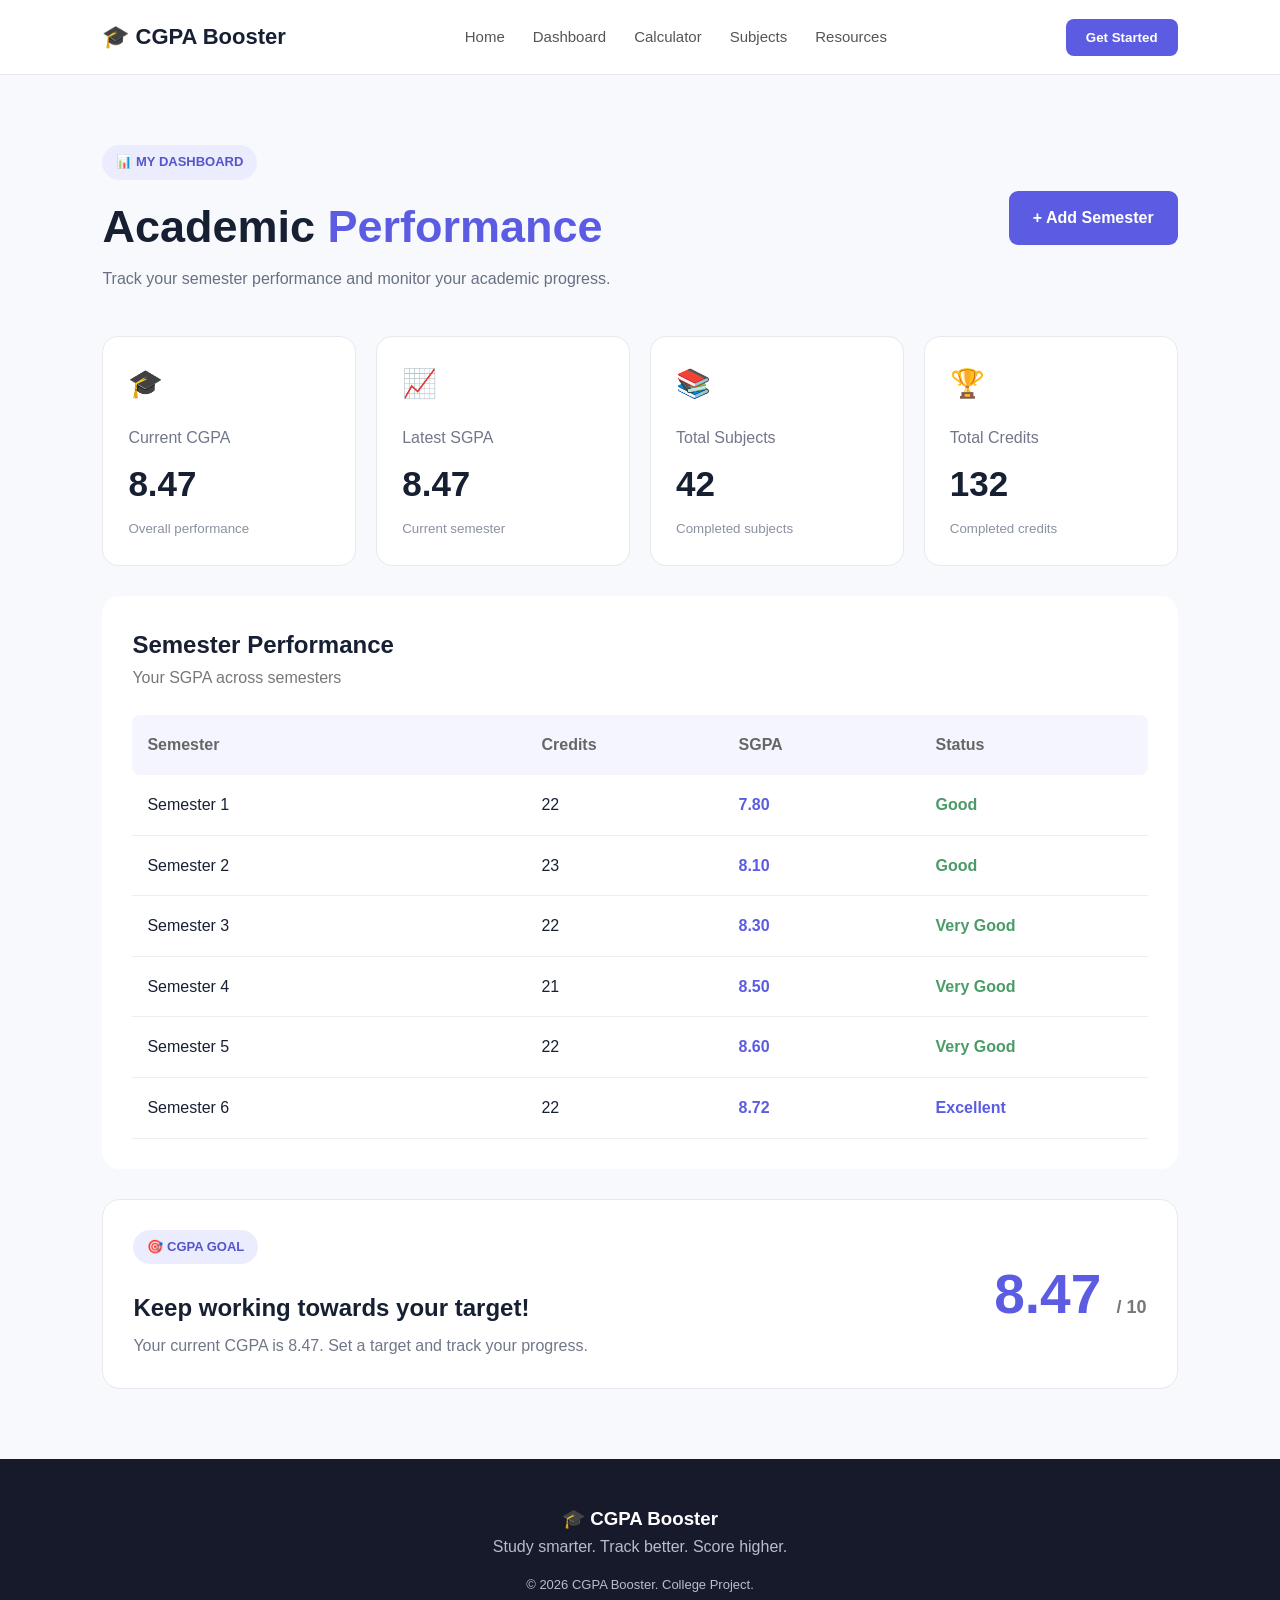
<file: dashboard.html>
<!DOCTYPE html>
<html lang="en">

<head>
    <meta charset="UTF-8">
    <meta name="viewport" content="width=device-width, initial-scale=1.0">

    <title>Dashboard | CGPA Booster</title>

    <link rel="stylesheet" href="css/style.css">
</head>

<body>

    <!-- Navbar -->

    <header class="navbar">

        <div class="logo">
            🎓 CGPA Booster
        </div>

        <nav>
            <a href="index.html">Home</a>
            <a href="dashboard.html">Dashboard</a>
            <a href="calculator.html">Calculator</a>
            <a href="subjects.html">Subjects</a>
            <a href="resources.html">Resources</a>
        </nav>

        <button class="login-btn">
            Get Started
        </button>

    </header>


    <!-- Dashboard -->

    <main class="dashboard">

        <div class="dashboard-heading">

            <div>
                <span class="tag">📊 MY DASHBOARD</span>

                <h1>
                    Academic
                    <span>Performance</span>
                </h1>

                <p>
                    Track your semester performance and
                    monitor your academic progress.
                </p>
            </div>

            <a href="calculator.html" class="primary-btn">
                + Add Semester
            </a>

        </div>


        <!-- Statistics -->

        <div class="dashboard-cards">

            <div class="dashboard-card">

                <div class="dashboard-icon">
                    🎓
                </div>

                <p>Current CGPA</p>

                <h2 id="currentCGPA">
                    8.47
                </h2>

                <small>
                    Overall performance
                </small>

            </div>


            <div class="dashboard-card">

                <div class="dashboard-icon">
                    📈
                </div>

                <p>Latest SGPA</p>

                <h2 id="latestSGPA">
                    8.47
                </h2>

                <small>
                    Current semester
                </small>

            </div>


            <div class="dashboard-card">

                <div class="dashboard-icon">
                    📚
                </div>

                <p>Total Subjects</p>

                <h2>
                    42
                </h2>

                <small>
                    Completed subjects
                </small>

            </div>


            <div class="dashboard-card">

                <div class="dashboard-icon">
                    🏆
                </div>

                <p>Total Credits</p>

                <h2>
                    132
                </h2>

                <small>
                    Completed credits
                </small>

            </div>

        </div>


        <!-- Semester Performance -->

        <section class="performance-section">

            <div class="section-title">

                <div>
                    <h2>Semester Performance</h2>

                    <p>
                        Your SGPA across semesters
                    </p>
                </div>

            </div>


            <div class="semester-table" id="semesterTable"></div>

                <div class="table-header">
                    <span>Semester</span>
                    <span>Credits</span>
                    <span>SGPA</span>
                    <span>Status</span>
                </div>


                <div class="table-row">
                    <span>Semester 1</span>
                    <span>22</span>
                    <strong>7.80</strong>
                    <span class="status">Good</span>
                </div>


                <div class="table-row">
                    <span>Semester 2</span>
                    <span>23</span>
                    <strong>8.10</strong>
                    <span class="status">Good</span>
                </div>


                <div class="table-row">
                    <span>Semester 3</span>
                    <span>22</span>
                    <strong>8.30</strong>
                    <span class="status">Very Good</span>
                </div>


                <div class="table-row">
                    <span>Semester 4</span>
                    <span>21</span>
                    <strong>8.50</strong>
                    <span class="status">Very Good</span>
                </div>


                <div class="table-row">
                    <span>Semester 5</span>
                    <span>22</span>
                    <strong>8.60</strong>
                    <span class="status">Very Good</span>
                </div>


                <div class="table-row">
                    <span>Semester 6</span>
                    <span>22</span>
                    <strong>8.72</strong>
                    <span class="status excellent">
                        Excellent
                    </span>
                </div>

            </div>

        </section>


        <!-- Goal -->

        <section class="goal-card">

            <div>

                <span class="tag">
                    🎯 CGPA GOAL
                </span>

                <h2>
                    Keep working towards your target!
                </h2>

                <p>
                    Your current CGPA is 8.47.
                    Set a target and track your progress.
                </p>

            </div>

            <div class="goal-number">
                8.47
                <small>/ 10</small>
            </div>

        </section>

    </main>


    <footer>

        <h3>🎓 CGPA Booster</h3>

        <p>
            Study smarter. Track better. Score higher.
        </p>

        <p class="copyright">
            © 2026 CGPA Booster. College Project.
        </p>

    </footer>
    <script src="js/dashboard.js"></script>

</body>

</html>
</file>
<file: css/style.css>
* {
    margin: 0;
    padding: 0;
    box-sizing: border-box;
}
body {
    font-family: Arial, sans-serif;
    background: #f7f9fc;
    color: #172033;
    line-height: 1.6;
}
.navbar {
    height: 75px;
    padding: 0 8%;
    display: flex;
    align-items: center;
    justify-content: space-between;
    background: white;
    border-bottom: 1px solid #e8ebf0;
}
.logo {
    font-size: 22px;
    font-weight: 700;
}
nav {
    display: flex;
    gap: 28px;
}
nav a {
    text-decoration: none;
    color: #555;
    font-size: 15px;
    font-weight: 500;
}
nav a:hover {
    color: #5b5ce2;
}
.login-btn {
    border: none;
    padding: 11px 20px;
    border-radius: 8px;
    background: #5b5ce2;
    color: white;
    font-weight: 600;
    cursor: pointer;
}
.hero {
    min-height: 620px;
    padding: 90px 8%;
    display: flex;
    align-items: center;
    justify-content: space-between;
    gap: 60px;
}
.hero-content {
    max-width: 620px;
}
.tag {
    display: inline-block;
    background: #ececff;
    color: #5556c9;
    padding: 7px 14px;
    border-radius: 30px;
    font-size: 13px;
    font-weight: 600;
    margin-bottom: 20px;
}
.hero h1 {
    font-size: 60px;
    line-height: 1.1;
    margin-bottom: 25px;
}
.hero h1 span,
.section-heading span {
    color: #5b5ce2;
}
.hero p {
    color: #687083;
    font-size: 18px;
    max-width: 560px;
    margin-bottom: 35px;
}
.hero-buttons {
    display: flex;
    gap: 15px;
}
.primary-btn,
.secondary-btn {
    text-decoration: none;
    padding: 14px 24px;
    border-radius: 9px;
    font-weight: 600;
}
.primary-btn {
    background: #5b5ce2;
    color: white;
}
.secondary-btn {
    background: white;
    color: #333;
    border: 1px solid #ddd;
}
.hero-card {
    width: 380px;
    background: white;
    padding: 30px;
    border-radius: 20px;
    box-shadow: 0 15px 45px rgba(0, 0, 0, 0.08);
}
.card-header {
    display: flex;
    justify-content: space-between;
    color: #70788a;
}
.cgpa-number {
    font-size: 65px;
    font-weight: 700;
    margin: 15px 0;
}
.progress-container {
    height: 10px;
    background: #eceef4;
    border-radius: 10px;
    overflow: hidden;
}
.progress {
    width: 87%;
    height: 100%;
    background: #5b5ce2;
}
.performance {
    margin: 15px 0 25px;
    color: #5556c9;
    font-weight: 600;
}
.stats {
    display: flex;
    justify-content: space-between;
    border-top: 1px solid #eee;
    padding-top: 20px;
}
.stats div {
    display: flex;
    flex-direction: column;
    align-items: center;
}
.stats strong {
    font-size: 22px;
}
.stats small {
    color: #777;
}
.features {
    background: white;
    padding: 90px 8%;
}
.section-heading {
    text-align: center;
    max-width: 650px;
    margin: auto;
}
.section-heading h2 {
    font-size: 38px;
    line-height: 1.2;
    margin-bottom: 15px;
}
.section-heading p {
    color: #6d7483;
}
.feature-grid {
    margin-top: 50px;
    display: grid;
    grid-template-columns: repeat(4, 1fr);
    gap: 22px;
}
.feature-card {
    padding: 28px;
    border: 1px solid #e7e9ef;
    border-radius: 15px;
    transition: 0.3s;
}
.feature-card:hover {
    transform: translateY(-5px);
    box-shadow: 0 12px 30px rgba(0, 0, 0, 0.07);
}
.feature-icon {
    font-size: 32px;
    margin-bottom: 18px;
}
.feature-card h3 {
    margin-bottom: 10px;
}
.feature-card p {
    color: #707788;
    font-size: 14px;
    margin-bottom: 18px;
}
.feature-card a {
    color: #5b5ce2;
    text-decoration: none;
    font-weight: 600;
    font-size: 14px;
}
footer {
    text-align: center;
    padding: 45px;
    background: #171a2b;
    color: white;
}
footer p {
    color: #b9bdc9;
}
.copyright {
    margin-top: 15px;
    font-size: 13px;
}
@media (max-width: 900px) {

    nav {
        display: none;
    }

    .hero {
        flex-direction: column;
        text-align: center;
    }

    .hero p {
        margin-left: auto;
        margin-right: auto;
    }

    .hero-buttons {
        justify-content: center;
    }

    .feature-grid {
        grid-template-columns: repeat(2, 1fr);
    }
}
@media (max-width: 600px) {

    .hero h1 {
        font-size: 42px;
    }

    .hero-card {
        width: 100%;
    }

    .feature-grid {
        grid-template-columns: 1fr;
    }

}
.calculator-section {
    min-height: 800px;
    padding: 80px 8%;
    background: #f7f9fc;
}
.calculator-heading {
    text-align: center;
    max-width: 650px;
    margin: auto;
}
.calculator-heading h1 {
    font-size: 48px;
    margin-bottom: 15px;
}
.calculator-heading h1 span {
    color: #5b5ce2;
}
.calculator-heading p {
    color: #687083;
    font-size: 17px;
}
.calculator-card {
    max-width: 900px;
    margin: 50px auto;
    background: white;
    padding: 35px;
    border-radius: 20px;
    box-shadow: 0 15px 45px rgba(0, 0, 0, 0.08);
}
.input-header {
    display: flex;
    align-items: center;
    justify-content: space-between;
    margin-bottom: 25px;
}
.input-header h2 {
    font-size: 24px;
}
#addSubject {
    border: none;
    background: #ececff;
    color: #5556c9;
    padding: 10px 16px;
    border-radius: 8px;
    font-weight: 600;
    cursor: pointer;
}
.subject-row {
    display: grid;
    grid-template-columns: 2fr 1fr 1fr 45px;
    gap: 12px;
    margin-bottom: 15px;
}
.subject-row input {
    width: 100%;
    padding: 13px;
    border: 1px solid #dddfe7;
    border-radius: 8px;
    outline: none;
    font-size: 14px;
}
.subject-row input:focus {
    border-color: #5b5ce2;
}
.remove-btn {
    border: none;
    background: #ffecec;
    color: #e44;
    border-radius: 8px;
    font-size: 20px;
    cursor: pointer;
}
.calculate-btn {
    width: 100%;
    margin-top: 25px;
    padding: 15px;
    border: none;
    border-radius: 9px;
    background: #5b5ce2;
    color: white;
    font-size: 16px;
    font-weight: 600;
    cursor: pointer;
}

.calculate-btn:hover {
    opacity: 0.9;
}
.result-box {
    margin-top: 30px;
    padding: 30px;
    text-align: center;
    background: #f5f5ff;
    border-radius: 15px;
}
.result-box p {
    color: #666;
    margin-bottom: 5px;
}
.result-box h2 {
    font-size: 55px;
    color: #5b5ce2;
    margin: 5px 0;
}

.result-box span {
    color: #555;
    font-weight: 600;
}


/* Mobile */

@media (max-width: 700px) {

    .calculator-card {
        padding: 20px;
    }

    .subject-row {
        grid-template-columns: 1fr;
    }

    .remove-btn {
        height: 40px;
    }

    .calculator-heading h1 {
        font-size: 38px;
    }

}
.dashboard {
    padding: 70px 8%;
    background: #f7f9fc;
    min-height: 900px;
}
.dashboard-heading {
    display: flex;
    justify-content: space-between;
    align-items: center;
    gap: 30px;
    margin-bottom: 45px;
}
.dashboard-heading h1 {
    font-size: 45px;
    line-height: 1.2;
    margin-bottom: 12px;
}
.dashboard-heading h1 span {
    color: #5b5ce2;
}
.dashboard-heading p {
    color: #687083;
}
.dashboard-cards {
    display: grid;
    grid-template-columns: repeat(4, 1fr);
    gap: 20px;
}

.dashboard-card {
    background: white;
    padding: 25px;
    border-radius: 16px;
    border: 1px solid #e7e9ef;
}

.dashboard-icon {
    font-size: 28px;
    margin-bottom: 18px;
}
.dashboard-card p {
    color: #707788;
    margin-bottom: 5px;
}
.dashboard-card h2 {
    font-size: 35px;
    margin-bottom: 3px;
}
.dashboard-card small {
    color: #8a91a0;
}
.performance-section {
    background: white;
    padding: 30px;
    border-radius: 18px;
    margin-top: 30px;
}
.section-title {
    margin-bottom: 25px;
}
.section-title h2 {
    font-size: 24px;
}
.section-title p {
    color: #777;
}
.semester-table {
    width: 100%;
}
.table-header,
.table-row {
    display: grid;
    grid-template-columns: 2fr 1fr 1fr 1fr;
    align-items: center;
    padding: 17px 15px;
}
.table-header {
    background: #f5f5ff;
    color: #666;
    font-weight: 600;
    border-radius: 8px;
}
.table-row {
    border-bottom: 1px solid #eee;
}
.table-row strong {
    color: #5b5ce2;
}
.status {
    color: #4b9b68;
    font-weight: 600;
}
.excellent {
    color: #5b5ce2;
}
.goal-card {
    margin-top: 30px;
    padding: 30px;
    background: white;
    border-radius: 18px;
    display: flex;
    justify-content: space-between;
    align-items: center;
    border: 1px solid #e7e9ef;
}
.goal-card h2 {
    margin: 5px 0;
}
.goal-card p {
    color: #707788;
}
.goal-number {
    font-size: 55px;
    font-weight: 700;
    color: #5b5ce2;
}
.goal-number small {
    font-size: 18px;
    color: #777;
}
@media (max-width: 1000px) {
    .dashboard-cards {
        grid-template-columns: repeat(2, 1fr);
    }
}
@media (max-width: 700px) {
    .dashboard {
        padding: 50px 5%;
    }
    .dashboard-heading {
        flex-direction: column;
        align-items: flex-start;
    }
    .dashboard-heading h1 {
        font-size: 36px;
    }
    .dashboard-cards {
        grid-template-columns: 1fr;
    }
    .table-header,
    .table-row {
        grid-template-columns: 1.5fr 1fr 1fr 1fr;
        font-size: 13px;
    }
    .goal-card {
        flex-direction: column;
        align-items: flex-start;
        gap: 20px;
    }
}
</file>
